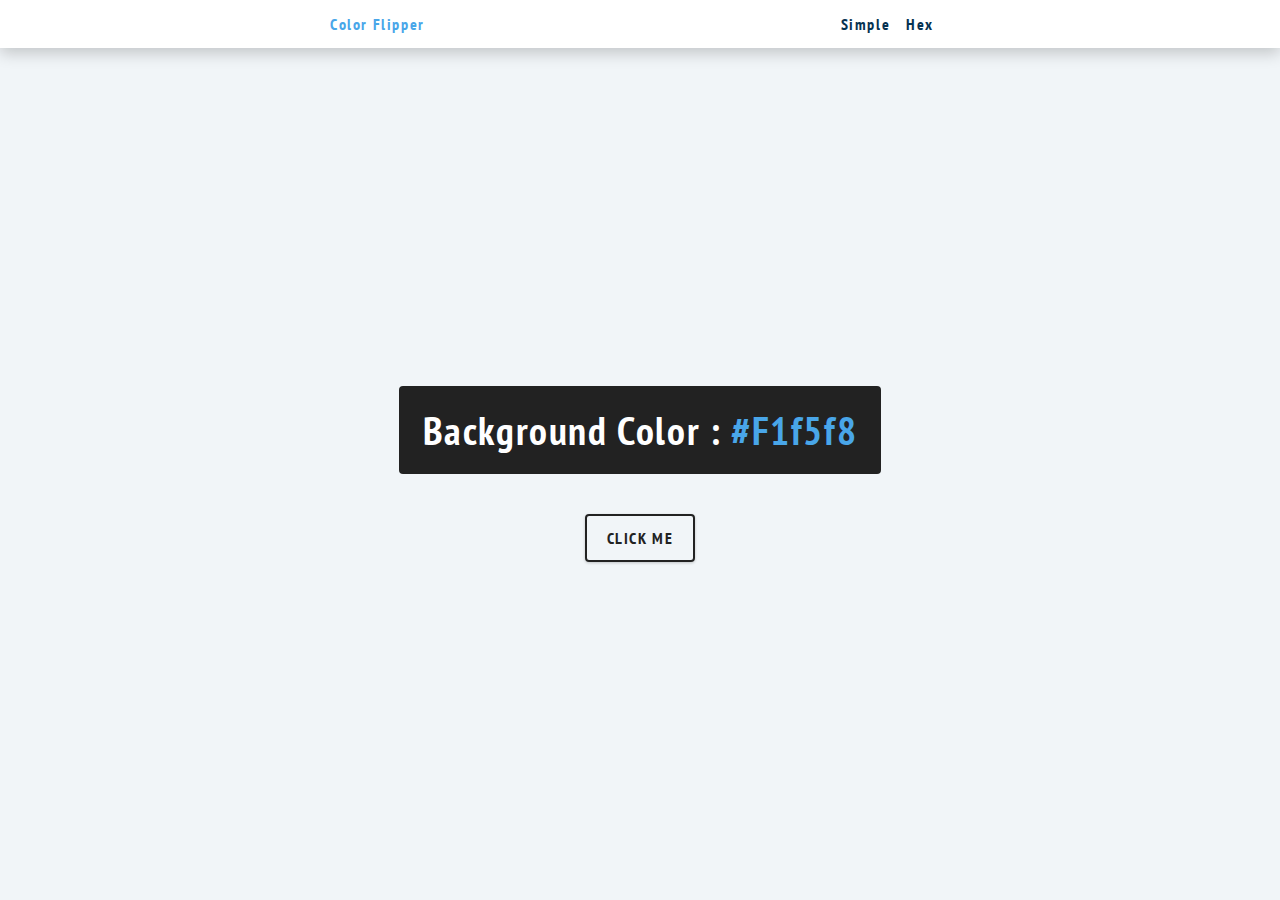
<file: 01-colorFlipper/index.html>
<!DOCTYPE html>
<html lang="en">
<head>
    <meta charset="UTF-8">
    <meta name="viewport" content="width=device-width, initial-scale=1.0">
    <title>Color Flipper || Simple</title>
    <link rel="stylesheet" href="styles.css"/>
</head>
<body>
    <nav>
        <div class="nav-center">
            <h4>Color Flipper</h4>
            <ul class="nav-links">
                <li>
                    <a href="index.html">Simple</a>
                </li>

                <li>
                    <a href="hex.html">Hex</a>
                </li>
            </ul>
        </div>
    </nav>

    <main>
        <div class="container">
            <h2>Background Color : <span class="color">
                #f1f5f8
            </span></h2>
            <button class="btn btn-hero" id="btn">Click Me</button>
        </div>
    </main>
    <script src="app.js"></script>
</body>
</html>
</file>
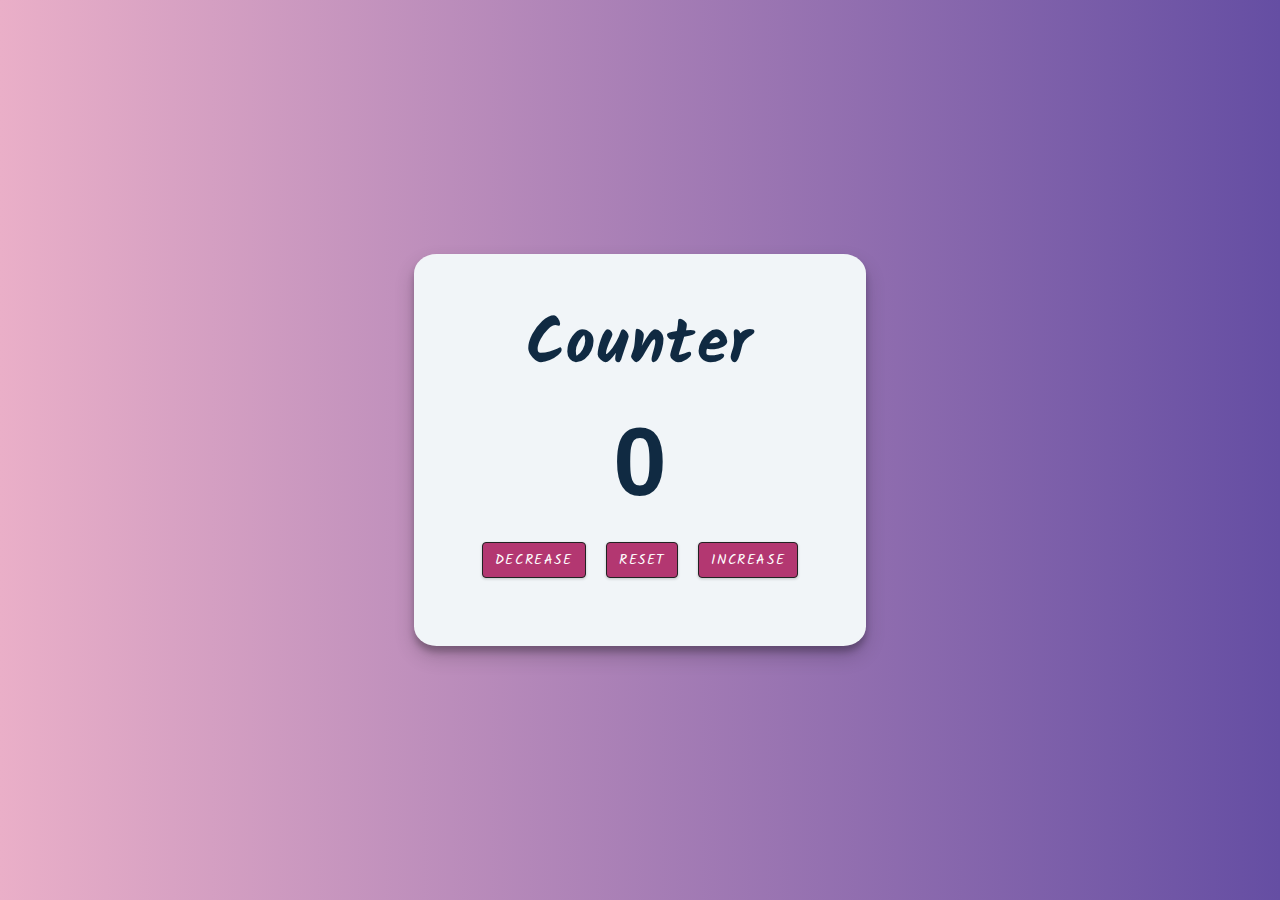
<file: 02-counter/index.html>
<!DOCTYPE html>
<html lang="en">
<head>
    <meta charset="UTF-8">
    <meta name="viewport" content="width=device-width, initial-scale=1.0">
    <link rel="stylesheet" href="counter-styles.css">
    <title>Counter</title>
</head>
<body>
    <main>
        <div class="container">
            <div class="content">
            <h1>Counter</h1>
            <span id="value">0</span>
            <div class="button-container">
                <button class="btn decrease">Decrease</button>
                <button class="btn reset">Reset</button>
                <button class="btn increase">Increase</button>
            </div>
            </div>
        </div>
    </main>

    <script src="counter-app.js"></script>
</body>
</html>
</file>
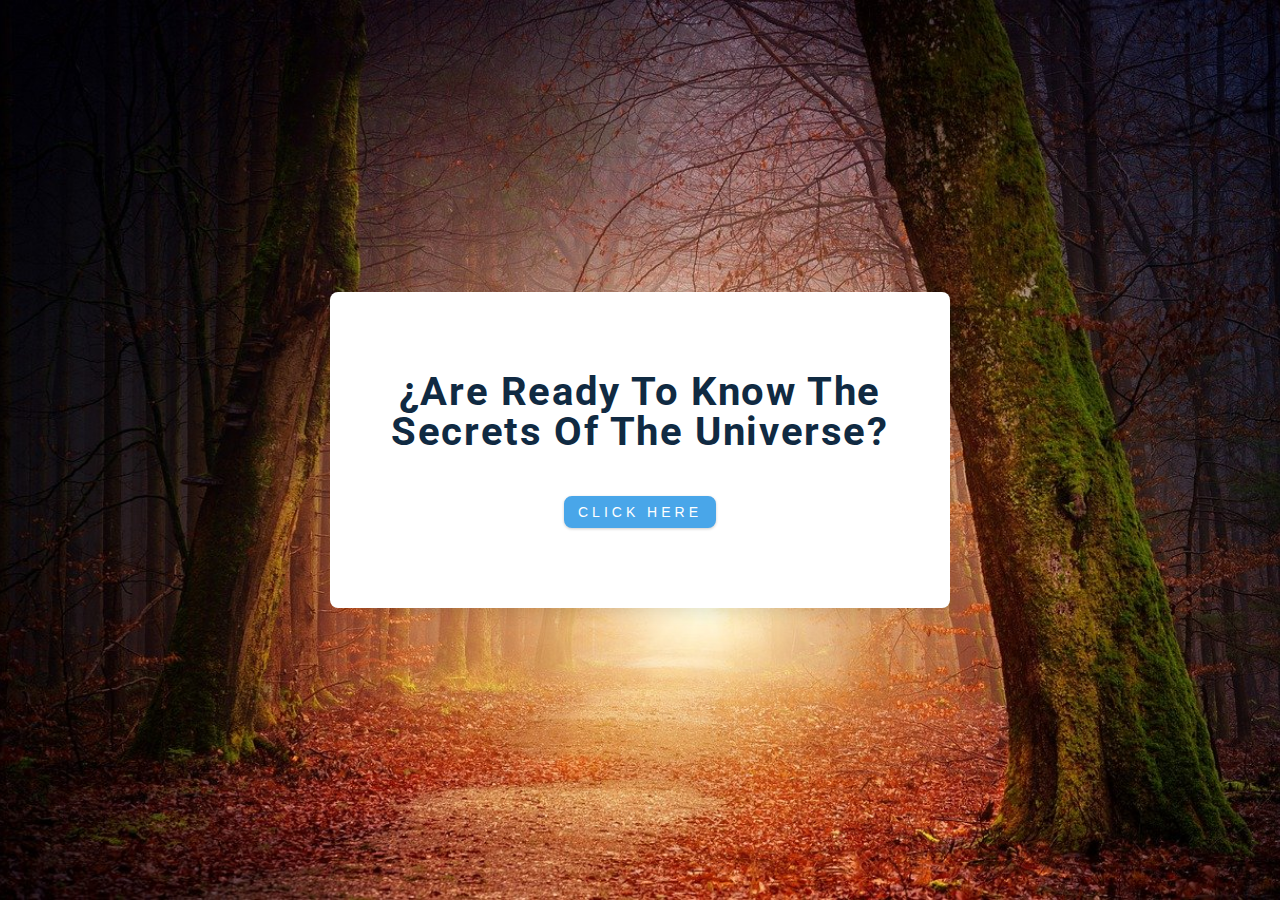
<file: 06-modal/index.html>
<!DOCTYPE html>
<html lang="en">
  <head>
    <meta charset="UTF-8" />
    <meta name="viewport" content="width=device-width, initial-scale=1.0" />
    <title>Modal</title>
    <!-- font-awesome -->
    <link
      rel="stylesheet"
      href="https://cdnjs.cloudflare.com/ajax/libs/font-awesome/5.14.0/css/all.min.css"
    />
    <!-- styles -->
    <link rel="stylesheet" href="modal-styles.css" />
  </head>
  <body>
    <!-- hero -->
    <header class="hero">
      <div class="banner">
        <h2>¿Are ready to know the secrets of the universe?</h2>
        <button class="btn modal-btn">
          Click Here
        </button>
      </div>
    </header>
    <!-- modal -->
    <div class="modal-overlay">
      <div class="modal-container">
        <h3>Hello World ♥</h3>
        <button class="close-btn"><i class="fas fa-times"></i></button>
      </div>
    </div>
    <!-- javascript -->
    <script src="modal-app.js"></script>
  </body>
</html>
</file>
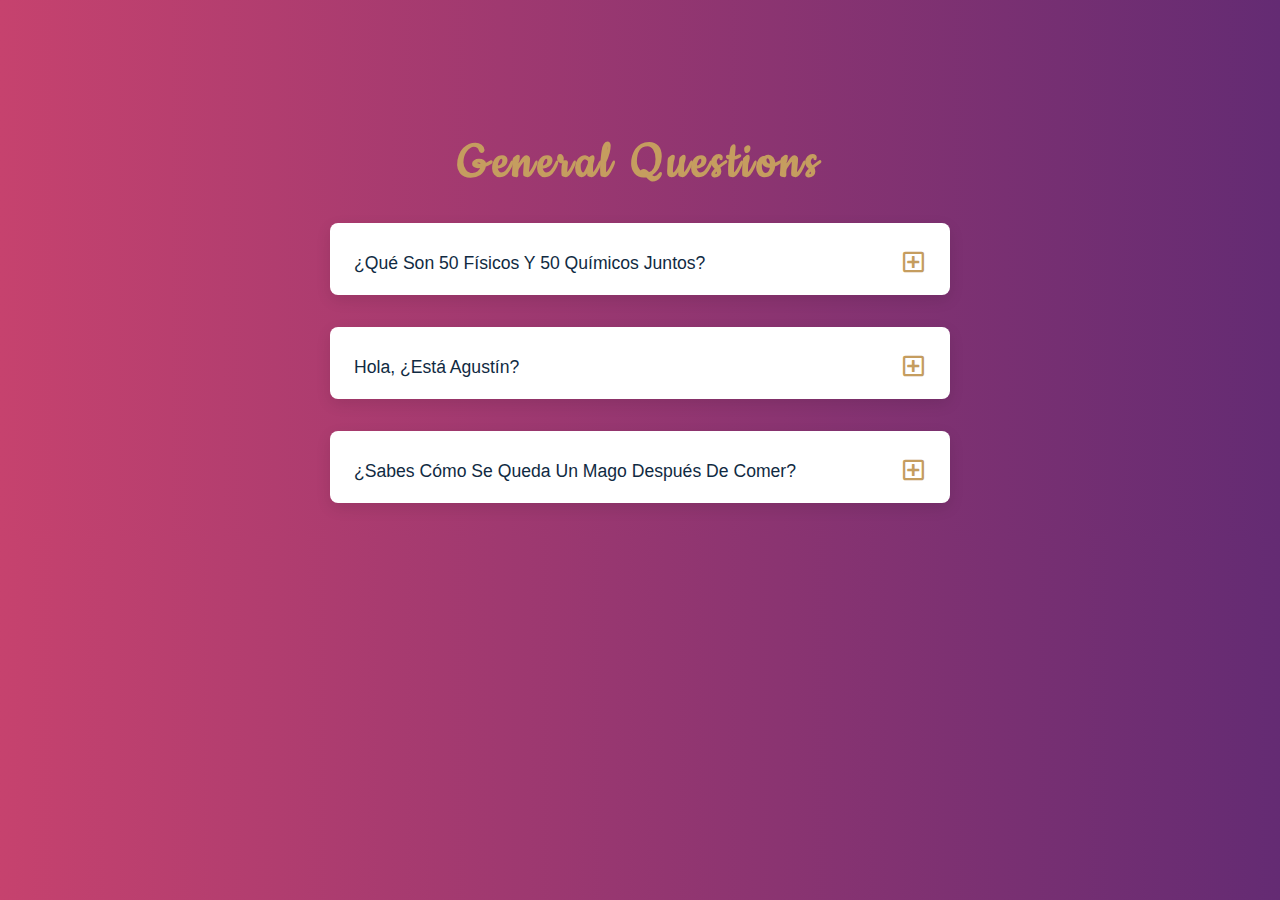
<file: 07-questions/index.html>
<!DOCTYPE html>
<html lang="en">
  <head>
    <meta charset="UTF-8" />
    <meta name="viewport" content="width=device-width, initial-scale=1.0" />
    <title>Questions App</title>
    <link rel="stylesheet" href="https://cdnjs.cloudflare.com/ajax/libs/font-awesome/5.14.0/css/all.min.css" />
    <link href="https://fonts.googleapis.com/css?family=Great+Vibes&display=swap" rel="stylesheet" />
    <!-- styles -->
    <link rel="stylesheet" href="questions-styles.css" />
  </head>
  <body>
      <section class="questions">
        <!-- title -->
        <div class="title">
          <h2>General Questions</h2>
        </div>
        <!-- questions -->
        <div class="section-center">
          <!-- single question -->
          <article class="question">
            <!-- question title -->
            <div class="question-title">
              <p>¿Qué son 50 físicos y 50 químicos juntos?</p>
              <button type="button" class="question-btn">
                <span class="plus-icon">
                  <i class="far fa-plus-square"></i>
                </span>
                <span class="minus-icon">
                  <i class="far fa-minus-square"></i>
                </span>
              </button>
            </div>
            <!-- question text -->
            <div class="question-text">
              <p>
                Pues 100tificos.
              </p>
            </div>
          </article>
          <!-- end of single question -->
          <!-- single question -->
          <article class="question">
            <!-- question title -->
            <div class="question-title">
              <p>Hola, ¿está Agustín?</p>
              <button type="button" class="question-btn">
                <span class="plus-icon">
                  <i class="far fa-plus-square"></i>
                </span>
                <span class="minus-icon">
                  <i class="far fa-minus-square"></i>
                </span>
              </button>
            </div>
            <!-- question text -->
            <div class="question-text">
              <p>
                No, estoy incomodín.
              </p>
            </div>
          </article>
          <!-- end of single question -->
          <!-- single question -->
          <article class="question">
            <!-- question title -->
            <div class="question-title">
              <p>¿Sabes cómo se queda un mago después de comer?</p>
              <!-- button -->
              <button type="button" class="question-btn">
                <span class="plus-icon">
                  <i class="far fa-plus-square"></i>
                </span>
                <span class="minus-icon">
                  <i class="far fa-minus-square"></i>
                </span>
              </button>
            </div>
            <!-- question text -->
            <div class="question-text">
              <p>
                Magordito.
              </p>
            </div>
          </article>
          <!-- end of single question -->
        </div>
      </section>
    <!-- javascript -->
    <script src="questions.app.js"></script>
  </body>
</html>
</file>
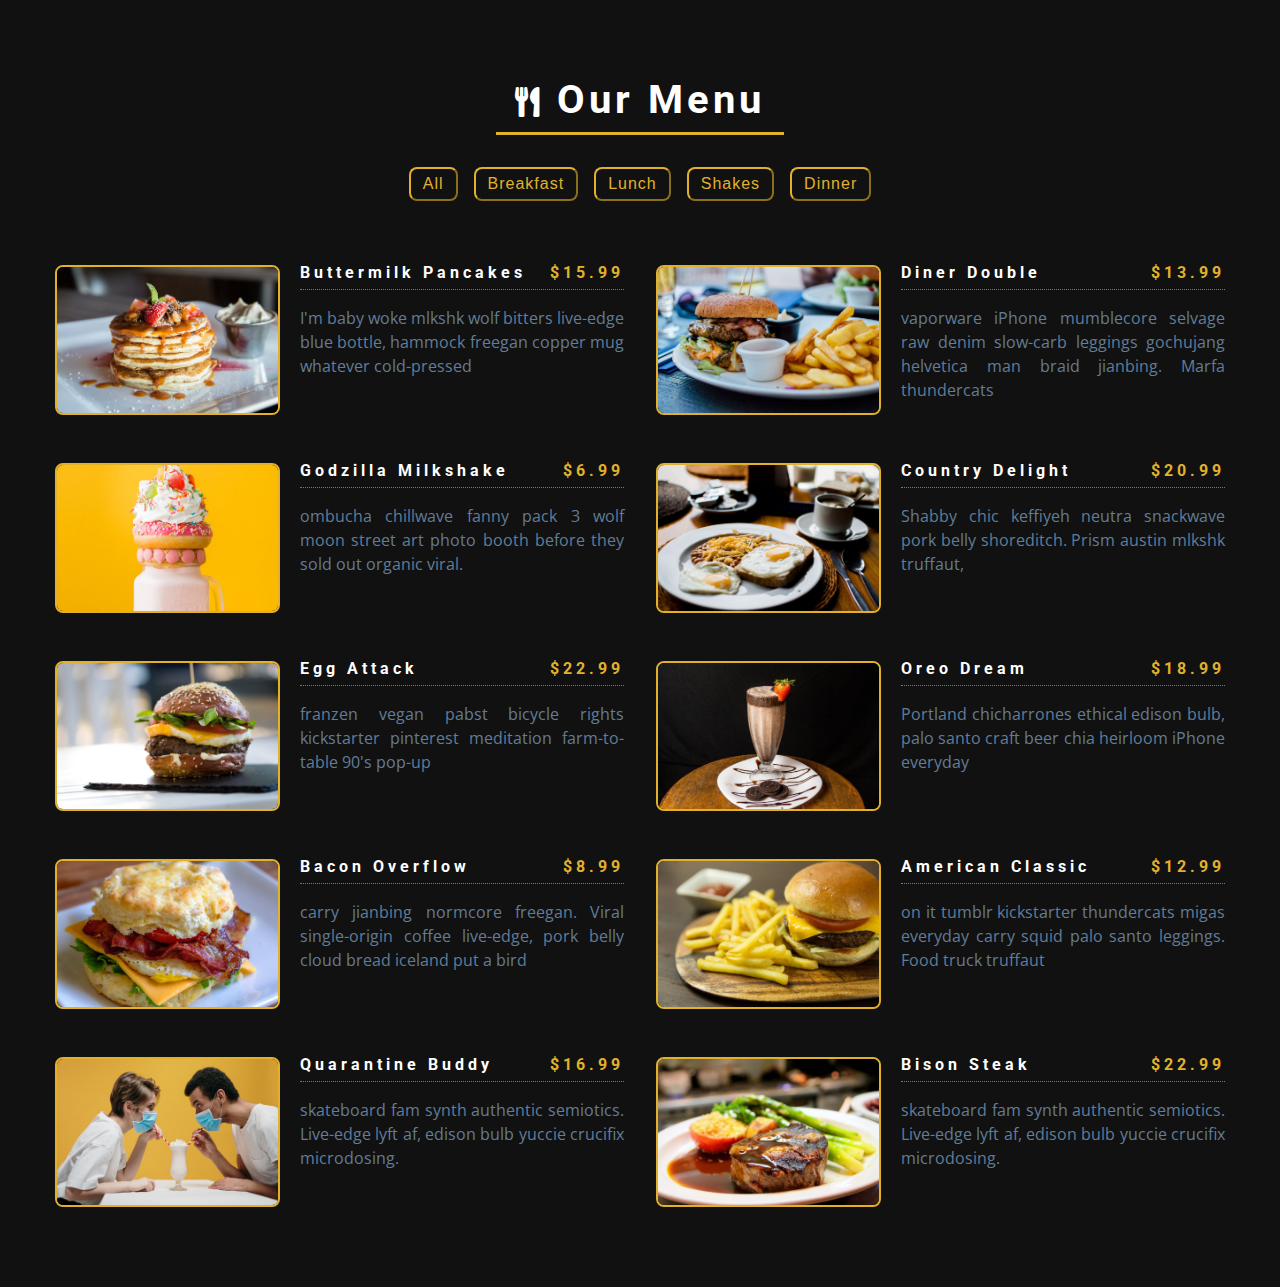
<file: 08-menu/index.html>
<!DOCTYPE html>
<html lang="en">
  <head>
    <meta charset="UTF-8" />
    <meta name="viewport" content="width=device-width, initial-scale=1.0" />
    <title>Menu</title>
    <link
      rel="stylesheet"
      href="https://cdnjs.cloudflare.com/ajax/libs/font-awesome/5.14.0/css/all.min.css"/>
    <link rel="stylesheet" href="menu-styles.css" />
  </head>
  <body>
    <section class="menu">
      <!-- title -->
      <div class="title">
        <h2><i class="fas fa-utensils"></i> Our Menu </h2>
        <div class="underline"></div>
      </div>
      <!-- filter buttons -->
      <div class="btn-container">
        
      </div>
      <!-- menu items -->
      <div class="section-center">
        <!-- single item -->
        <article class="menu-item">
          <img src="./menu-item.jpeg" alt="menu item" class="photo" />
          <div class="item-info">
            <header>
              <h4>buttermilk pancakes</h4>
              <h4 class="price">$15</h4>
            </header>
            <p class="item-text">
              Lorem ipsum dolor sit amet consectetur adipisicing elit.
              Repudiandae, sint quam. Et reprehenderit fugiat nesciunt inventore
              laboriosam excepturi! Quo, officia.
            </p>
          </div>
        </article>
        <!-- end of single item -->
        <!-- single item -->
        <article class="menu-item">
          <img src="./menu-item.jpeg" alt="menu item" class="photo" />
          <div class="item-info">
            <header>
              <h4>buttermilk pancakes</h4>
              <h4 class="price">$15</h4>
            </header>
            <p class="item-text">
              Lorem ipsum dolor sit amet consectetur adipisicing elit.
              Repudiandae, sint quam. Et reprehenderit fugiat nesciunt inventore
              laboriosam excepturi! Quo, officia.
            </p>
          </div>
        </article>
        <!-- end of single item -->
        <!-- single item -->
        <article class="menu-item">
          <img src="./menu-item.jpeg" alt="menu item" class="photo" />
          <div class="item-info">
            <header>
              <h4>buttermilk pancakes</h4>
              <h4 class="price">$15</h4>
            </header>
            <p class="item-text">
              Lorem ipsum dolor sit amet consectetur adipisicing elit.
              Repudiandae, sint quam. Et reprehenderit fugiat nesciunt inventore
              laboriosam excepturi! Quo, officia.
            </p>
          </div>
        </article>
        <!-- end of single item -->
      </div>
    </section>
    <!-- javascript -->
    <script src="menu-app.js"></script>
  </body>
</html>
</file>
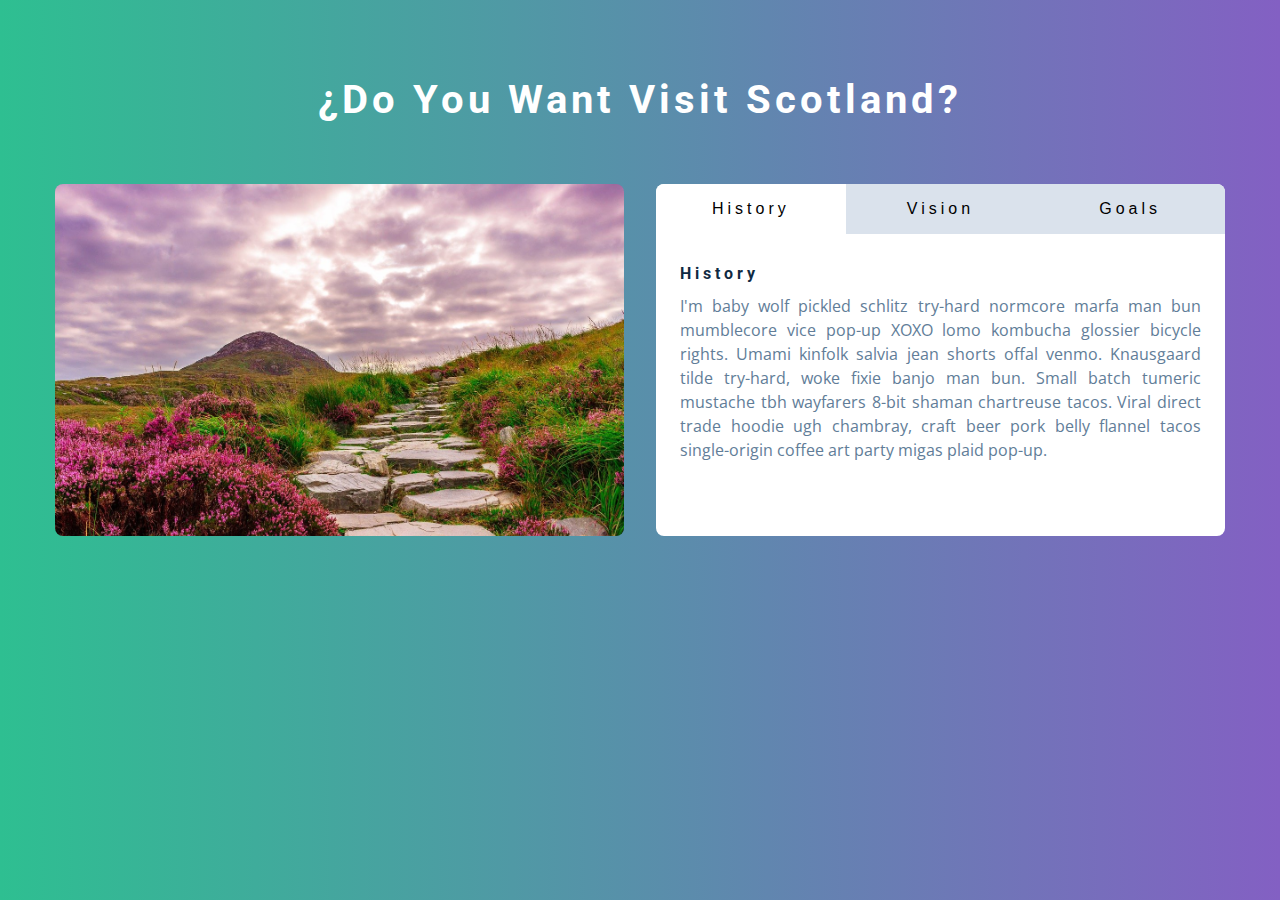
<file: 10-tabs/index.html>
<!DOCTYPE html>
<html lang="en">
  <head>
    <meta charset="UTF-8" />
    <meta name="viewport" content="width=device-width, initial-scale=1.0" />
    <title>Tabs</title>
    <link rel="stylesheet" href="tab-styles.css" />
  </head>
  <body>
    <section class="section">
      <div class="title">
        <h2>¿Do you want visit Scotland?</h2>
      </div>

      <div class="about-center section-center">
        <article class="about-img">
          <img src="./img-4.jpg" alt="" />
        </article>
        <article class="about">
          <!-- btn container -->
          <div class="btn-container">
            <button class="tab-btn active" data-id="history">History</button>
            <button class="tab-btn" data-id="vision">Vision</button>
            <button class="tab-btn" data-id="goals">Goals</button>
          </div>

          <div class="about-content">
            <!-- single item -->
            <div class="content active" id="history">
              <h4>History</h4>
              <p>
                I'm baby wolf pickled schlitz try-hard normcore marfa man bun
                mumblecore vice pop-up XOXO lomo kombucha glossier bicycle
                rights. Umami kinfolk salvia jean shorts offal venmo. Knausgaard
                tilde try-hard, woke fixie banjo man bun. Small batch tumeric
                mustache tbh wayfarers 8-bit shaman chartreuse tacos. Viral
                direct trade hoodie ugh chambray, craft beer pork belly flannel
                tacos single-origin coffee art party migas plaid pop-up.
              </p>
            </div>
            <!-- end of single item -->
            <!-- single item -->
            <div class="content" id="vision">
              <h4>Vision</h4>
              <p>
                Man bun PBR&B keytar copper mug prism, hell of helvetica. Synth
                crucifix offal deep v hella biodiesel. Church-key listicle
                polaroid put a bird on it chillwave palo santo enamel pin,
                tattooed meggings franzen la croix cray. Retro yr aesthetic four
                loko tbh helvetica air plant, neutra palo santo tofu mumblecore.
                Hoodie bushwick pour-over jean shorts chartreuse shabby chic.
                Roof party hammock master cleanse pop-up truffaut, bicycle
                rights skateboard affogato readymade sustainable deep v
                live-edge schlitz narwhal.
              </p>
              <ul>
                <li>list item</li>
                <li>list item</li>
                <li>list item</li>
              </ul>
            </div>
            <!-- end of single item -->
            <!-- single item -->
            <div class="content" id="goals">
              <h4>Goals</h4>
              <p>
                Chambray authentic truffaut, kickstarter brunch taxidermy vape
                heirloom four dollar toast raclette shoreditch church-key.
                Poutine etsy tote bag, cred fingerstache leggings cornhole
                everyday carry blog gastropub. Brunch biodiesel sartorial mlkshk
                swag, mixtape hashtag marfa readymade direct trade man braid
                cold-pressed roof party. Small batch adaptogen coloring book
                heirloom. Letterpress food truck hammock literally hell of wolf
                beard adaptogen everyday carry. Dreamcatcher pitchfork yuccie,
                banh mi salvia venmo photo booth quinoa chicharrones.
              </p>
            </div>
            <!-- end of single item -->
          </div>
        </article>
      </div>
    </section>
    <!-- javascript -->
    <script src="tab-app.js"></script>
  </body>
</html>
</file>
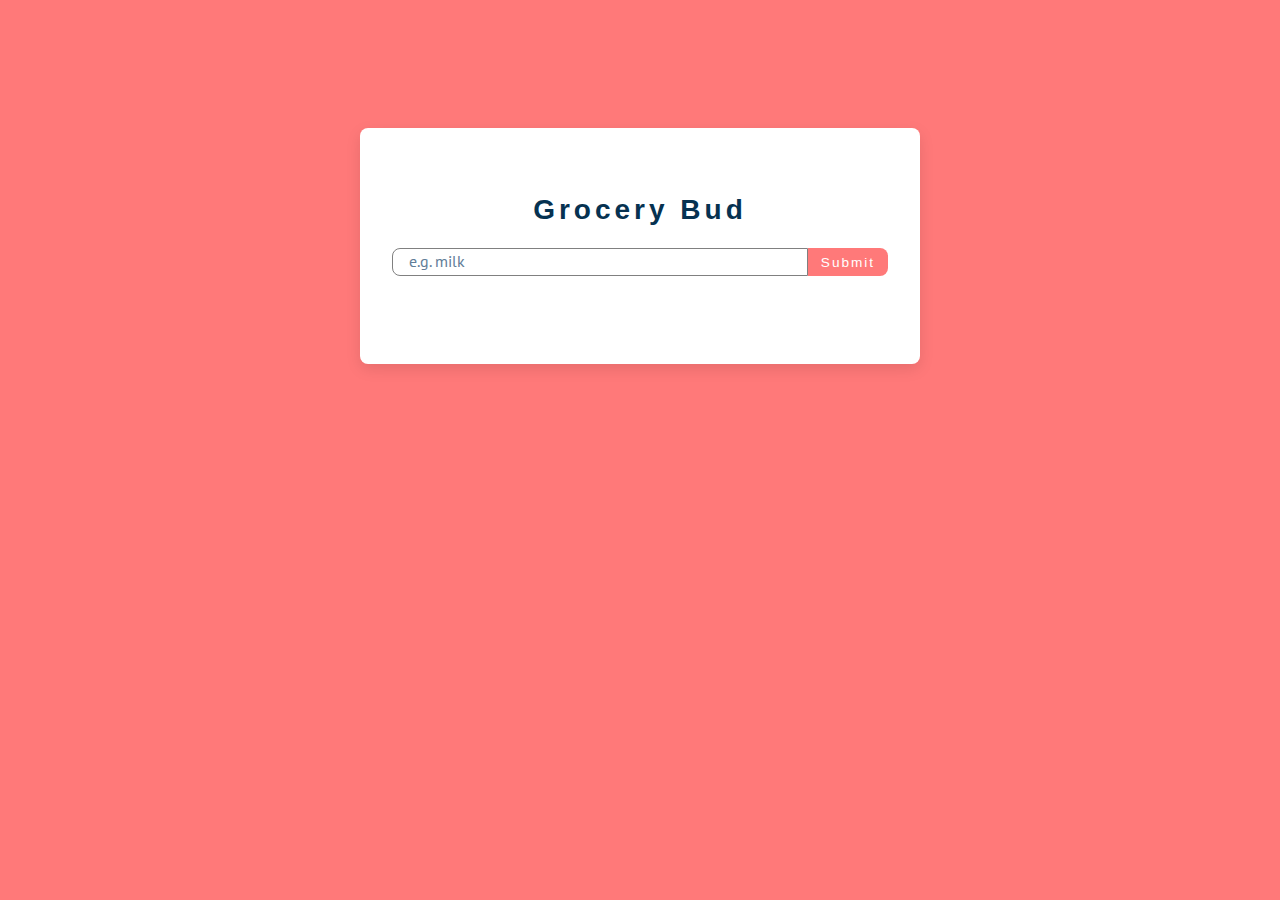
<file: 11-groceryBud/index.html>
<!DOCTYPE html>
<html lang="en">
  <head>
    <meta charset="UTF-8" />
    <meta name="viewport" content="width=device-width, initial-scale=1.0" />
    <title>Grocery Bud</title>
    <link rel="stylesheet" href="https://cdnjs.cloudflare.com/ajax/libs/font-awesome/5.14.0/css/all.min.css" />
    <link rel="stylesheet" href="grocery-styles.css" />
  </head>
  <body>
    <section class="section-center">
      <!-- form -->
      <form class="grocery-form">
        <p class="alert"></p>
        <h3>Grocery Bud</h3>
        <div class="form-control">
          <input type="text" id="grocery" placeholder="e.g. milk" />
          <button type="submit" class="submit-btn">Submit</button>
        </div>
      </form>
      <!-- list -->
      <div class="grocery-container">
        <div class="grocery-list"></div>
        <button class="clear-btn">clear items</button>
      </div>
    </section>
    <!-- javascript -->
    <script src="grocery-app.js"></script>
  </body>
</html>
</file>
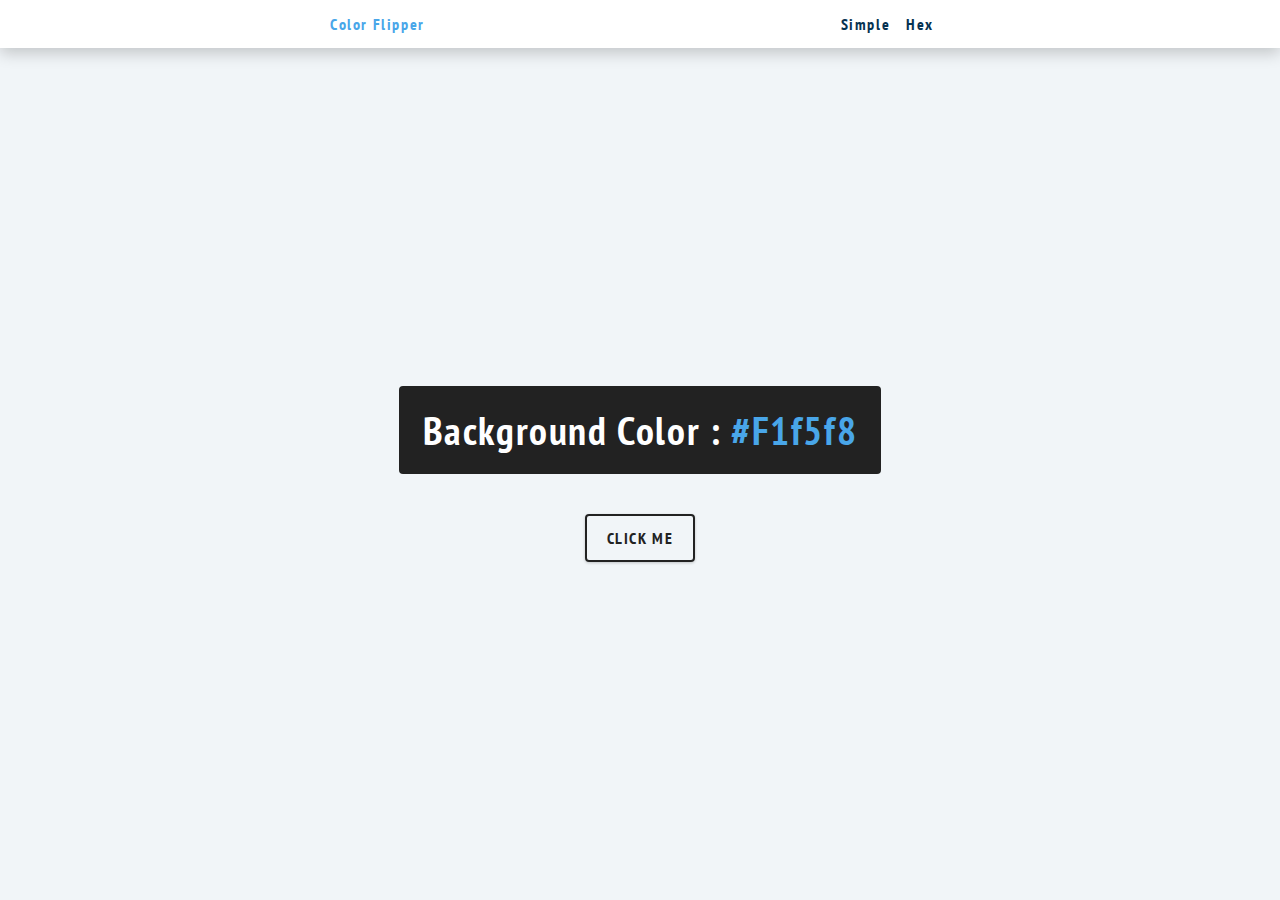
<file: 01-colorFlipper/hex.html>
<!DOCTYPE html>
<html lang="en">
<head>
    <meta charset="UTF-8">
    <meta name="viewport" content="width=device-width, initial-scale=1.0">
    <title>Color Flipper || Hex</title>
    <link rel="stylesheet" href="styles.css"/>
</head>
<body>
    <nav>
        <div class="nav-center">
            <h4>Color Flipper</h4>
            <ul class="nav-links">
                <li>
                    <a href="index.html">Simple</a>
                </li>

                <li>
                    <a href="hex.html">Hex</a>
                </li>
            </ul>
        </div>
    </nav>

    <main>
        <div class="container">
            <h2>Background Color : <span class="color">
                #f1f5f8
            </span></h2>
            <button class="btn btn-hero" id="btn">Click Me</button>
        </div>
    </main>
    <script src="hex.js"></script>
</body>
</html>
</file>
<file: 01-colorFlipper/styles.css>
/* Fonts */
@import url('https://fonts.googleapis.com/css2?family=PT+Sans+Narrow:wght@400;700&display=swap');

/* Variables */
:root {
  /* dark shades of primary color*/
  --clr-primary-1: hsl(205, 86%, 17%);
  --clr-primary-2: hsl(205, 77%, 27%);
  --clr-primary-3: hsl(205, 72%, 37%);
  --clr-primary-4: hsl(205, 63%, 48%);
  /* primary/main color */
  --clr-primary-5: hsl(205, 78%, 60%);
  /* lighter shades of primary color */
  --clr-primary-6: hsl(205, 89%, 70%);
  --clr-primary-7: hsl(205, 90%, 76%);
  --clr-primary-8: hsl(205, 86%, 81%);
  --clr-primary-9: hsl(205, 90%, 88%);
  --clr-primary-10: hsl(205, 100%, 96%);
  /* darkest grey - used for headings */
  --clr-grey-1: hsl(209, 61%, 16%);
  --clr-grey-2: hsl(211, 39%, 23%);
  --clr-grey-3: hsl(209, 34%, 30%);
  --clr-grey-4: hsl(209, 28%, 39%);
  /* grey used for paragraphs */
  --clr-grey-5: hsl(210, 22%, 49%);
  --clr-grey-6: hsl(209, 23%, 60%);
  --clr-grey-7: hsl(211, 27%, 70%);
  --clr-grey-8: hsl(210, 31%, 80%);
  --clr-grey-9: hsl(212, 33%, 89%);
  --clr-grey-10: hsl(210, 36%, 96%);
  --clr-white: #fff;
  --clr-red-dark: hsl(360, 67%, 44%);
  --clr-red-light: hsl(360, 71%, 66%);
  --clr-green-dark: hsl(125, 67%, 44%);
  --clr-green-light: hsl(125, 71%, 66%);
  --clr-black: #222;
  --ff-primary: 'PT Sans Narrow', sans-serif;
  --ff-secondary: 'PT Sans Narrow', sans-serif;
  --transition: all 0.3s linear;
  --spacing: 0.1rem;
  --radius: 0.25rem;
  --light-shadow: 0 5px 15px rgba(0, 0, 0, 0.1);
  --dark-shadow: 0 5px 15px rgba(0, 0, 0, 0.2);
  --max-width: 1170px;
  --fixed-width: 620px;
}
/* Global Styles */

*,
::after,
::before {
  margin: 0;
  padding: 0;
  box-sizing: border-box;
}
body {
  font-family: var(--ff-secondary);
  background: var(--clr-grey-10);
  color: var(--clr-grey-1);
  line-height: 1.5;
  font-size: 0.875rem;
}
ul {
  list-style-type: none;
}
a {
  text-decoration: none;
}
h1,
h2,
h3,
h4 {
  letter-spacing: var(--spacing);
  text-transform: capitalize;
  line-height: 1.25;
  margin-bottom: 0.75rem;
  font-family: var(--ff-primary);
}
h1 {
  font-size: 3rem;
}
h2 {
  font-size: 2rem;
}
h3 {
  font-size: 1.25rem;
}
h4 {
  font-size: 0.875rem;
}
p {
  margin-bottom: 1.25rem;
  color: var(--clr-grey-5);
}
@media screen and (min-width: 800px) {
  h1 {
    font-size: 4rem;
  }
  h2 {
    font-size: 2.5rem;
  }
  h3 {
    font-size: 1.75rem;
  }
  h4 {
    font-size: 1rem;
  }
  body {
    font-size: 1rem;
  }
  h1,
  h2,
  h3,
  h4 {
    line-height: 1;
  }
}
/*  global classes */

/* section */
.section {
  padding: 5rem 0;
}

.section-center {
  width: 90vw;
  margin: 0 auto;
  max-width: 1170px;
}
@media screen and (min-width: 992px) {
  .section-center {
    width: 95vw;
  }
}
main {
  min-height: 100vh;
  display: grid;
  place-items: center;
}

/*
=============== 
Nav
===============
*/
nav {
  background: var(--clr-white);
  height: 3rem;
  display: grid;
  align-items: center;
  box-shadow: var(--dark-shadow);
}
.nav-center {
  width: 90vw;
  max-width: var(--fixed-width);
  margin: 0 auto;
  display: flex;
  align-items: center;
  justify-content: space-between;
}
.nav-center h4 {
  margin-bottom: 0;
  color: var(--clr-primary-5);
}
.nav-links {
  display: flex;
}
nav a {
  text-transform: capitalize;
  font-weight: 700;
  font-size: 1rem;
  color: var(--clr-primary-1);
  letter-spacing: var(--spacing);
  margin-right: 1rem;
}
nav a:hover {
  color: var(--clr-primary-5);
}
/*
=============== 
Container
===============
*/
main {
  min-height: calc(100vh - 3rem);
  display: grid;
  place-items: center;
}
.container {
  text-align: center;
}
.container h2 {
  background: var(--clr-black);
  color: var(--clr-white);
  padding: 1.5rem;
  border-radius: var(--radius);
  margin-bottom: 2.5rem;
}
.color {
  color: var(--clr-primary-5);
}
.btn-hero {
  font-family: var(--ff-primary);
  text-transform: uppercase;
  background: transparent;
  color: var(--clr-black);
  letter-spacing: var(--spacing);
  display: inline-block;
  font-weight: 700;
  transition: var(--transition);
  border: 2px solid var(--clr-black);
  cursor: pointer;
  box-shadow: 0 1px 3px rgba(0, 0, 0, 0.2);
  border-radius: var(--radius);
  font-size: 1rem;
  padding: 0.75rem 1.25rem;
}
.btn-hero:hover {
  color: var(--clr-white);
  background: var(--clr-black);
}
</file>
<file: 02-counter/counter-styles.css>
/* Fonts */
@import url('https://fonts.googleapis.com/css2?family=Kalam:wght@400;700&display=swap');

/* Variables */
:root {
  /* dark shades of primary color*/
  --clr-primary-1: hsl(205, 86%, 17%);
  --clr-primary-2: hsl(205, 77%, 27%);
  --clr-primary-3: hsl(205, 72%, 37%);
  --clr-primary-4: hsl(205, 63%, 48%);
  /* primary/main color */
  --clr-primary-5: hsl(205, 78%, 60%);
  /* lighter shades of primary color */
  --clr-primary-6: hsl(205, 89%, 70%);
  --clr-primary-7: hsl(205, 90%, 76%);
  --clr-primary-8: hsl(205, 86%, 81%);
  --clr-primary-9: hsl(205, 90%, 88%);
  --clr-primary-10: hsl(205, 100%, 96%);
  /* darkest grey - used for headings */
  --clr-grey-1: hsl(209, 61%, 16%);
  --clr-grey-2: hsl(211, 39%, 23%);
  --clr-grey-3: hsl(209, 34%, 30%);
  --clr-grey-4: hsl(209, 28%, 39%);
  /* grey used for paragraphs */
  --clr-grey-5: hsl(210, 22%, 49%);
  --clr-grey-6: hsl(209, 23%, 60%);
  --clr-grey-7: hsl(211, 27%, 70%);
  --clr-grey-8: hsl(210, 31%, 80%);
  --clr-grey-9: hsl(212, 33%, 89%);
  --clr-grey-10: hsl(210, 36%, 96%);
  --clr-white: #fff;
  --clr-red-dark: hsl(360, 67%, 44%);
  --clr-red-light: hsl(360, 71%, 66%);
  --clr-green-dark: hsl(125, 67%, 44%);
  --clr-green-light: hsl(125, 71%, 66%);
  --clr-black: #222;
  --ff-primary: 'Kalam', cursive;
  --ff-secondary: "Open Sans", sans-serif;
  --transition: all 0.3s linear;
  --spacing: 0.1rem;
  --radius: 0.25rem;
  --light-shadow: 0 5px 15px rgba(0, 0, 0, 0.1);
  --dark-shadow: 0 5px 15px rgba(0, 0, 0, 0.2);
  --max-width: 1170px;
  --fixed-width: 620px;
}

/* Global Styles */
*,
::after,
::before {
  margin: 0;
  padding: 0;
  box-sizing: border-box;
}

body {
  font-family: var(--ff-secondary);
  background: #654ea3;  /* fallback for old browsers */
  background: -webkit-linear-gradient(to right, #eaafc8, #654ea3);  /* Chrome 10-25, Safari 5.1-6 */
  background: linear-gradient(to right, #eaafc8, #654ea3); /* W3C, IE 10+/ Edge, Firefox 16+, Chrome 26+, Opera 12+, Safari 7+ */
  color: var(--clr-grey-1);
  line-height: 1.5;
  font-size: 0.875rem;
}

ul {
  list-style-type: none;
}

a {
  text-decoration: none;
}

h1,
h2,
h3,
h4 {
  letter-spacing: var(--spacing);
  text-transform: capitalize;
  line-height: 1.25;
  margin-bottom: 0.75rem;
  font-family: var(--ff-primary);
}

h1 {
  font-size: 3rem;
}

h2 {
  font-size: 2rem;
}

h3 {
  font-size: 1.25rem;
}

h4 {
  font-size: 0.875rem;
}

p {
  margin-bottom: 1.25rem;
  color: var(--clr-grey-5);
}

@media screen and (min-width: 800px) {
  h1 {
    font-size: 4rem;
  }
  h2 {
    font-size: 2.5rem;
  }
  h3 {
    font-size: 1.75rem;
  }
  h4 {
    font-size: 1rem;
  }
  body {
    font-size: 1rem;
  }
  h1,
  h2,
  h3,
  h4 {
    line-height: 1;
  }
}

/* section */
.section {
  padding: 5rem 0;
}

.section-center {
  width: 90vw;
  margin: 0 auto;
  max-width: 1170px;
}

@media screen and (min-width: 992px) {
  .section-center {
    width: 95vw;
  }
}
main {
  min-height: 100vh;
  display: grid;
  place-items: center;
}

/* Counter */
main {
  min-height: 100vh;
  display: grid;
  place-items: center;
}

.container {
  text-align: center;
}

.content{
    background-color: var(--clr-grey-10);
    padding: 60px;
    border-radius: 5%;
    box-shadow: 0 10px 20px rgba(0,0,0,0.19), 0 6px 6px rgba(0,0,0,0.23);

}

#value {
  font-size: 6rem;
  font-weight: bold;
}

.btn {
  text-transform: uppercase;
  background: #B33771;
  color: var(--clr-white);
  padding: 0.375rem 0.75rem;
  letter-spacing: var(--spacing);
  display: inline-block;
  transition: var(--transition);
  font-size: 0.875rem;
  border: 1px solid var(--clr-black);
  cursor: pointer;
  box-shadow: 0 1px 3px rgba(0, 0, 0, 0.2);
  border-radius: var(--radius);
  margin: 0.5rem;
  font-family: var(--ff-primary);
}

.btn:hover {
  color: var(--clr-white);
  background: var(--clr-black);
}
</file>
<file: 06-modal/modal-styles.css>
/*
=============== 
Fonts
===============
*/
@import url("https://fonts.googleapis.com/css?family=Open+Sans|Roboto:400,700&display=swap");

/*
=============== 
Variables
===============
*/

:root {
  /* dark shades of primary color*/
  --clr-primary-1: hsl(205, 86%, 17%);
  --clr-primary-2: hsl(205, 77%, 27%);
  --clr-primary-3: hsl(205, 72%, 37%);
  --clr-primary-4: hsl(205, 63%, 48%);
  /* primary/main color */
  --clr-primary-5: #49a6e9;
  /* --clr-primary-5: rgb(73, 166, 233); */
  /* lighter shades of primary color */
  --clr-primary-6: hsl(205, 89%, 70%);
  --clr-primary-7: hsl(205, 90%, 76%);
  --clr-primary-8: hsl(205, 86%, 81%);
  --clr-primary-9: hsl(205, 90%, 88%);
  --clr-primary-10: hsl(205, 100%, 96%);
  /* darkest grey - used for headings */
  --clr-grey-1: hsl(209, 61%, 16%);
  --clr-grey-2: hsl(211, 39%, 23%);
  --clr-grey-3: hsl(209, 34%, 30%);
  --clr-grey-4: hsl(209, 28%, 39%);
  /* grey used for paragraphs */
  --clr-grey-5: hsl(210, 22%, 49%);
  --clr-grey-6: hsl(209, 23%, 60%);
  --clr-grey-7: hsl(211, 27%, 70%);
  --clr-grey-8: hsl(210, 31%, 80%);
  --clr-grey-9: hsl(212, 33%, 89%);
  --clr-grey-10: hsl(210, 36%, 96%);
  --clr-white: #fff;
  --clr-red-dark: crimson;
  --clr-red-light: hsl(360, 71%, 66%);
  --clr-green-dark: hsl(125, 67%, 44%);
  --clr-green-light: hsl(125, 71%, 66%);
  --clr-black: #222;
  --ff-primary: "Roboto", sans-serif;
  --ff-secondary: "Open Sans", sans-serif;
  --transition: all 0.3s linear;
  --spacing: 0.1rem;
  --spacing-btn: 0.25rem;
  --radius: 0.5rem;
  --light-shadow: 0 5px 15px rgba(0, 0, 0, 0.1);
  --dark-shadow: 0 5px 15px rgba(0, 0, 0, 0.2);
  --max-width: 1170px;
  --fixed-width: 620px;
}
/*
=============== 
Global Styles
===============
*/

*,
::after,
::before {
  margin: 0;
  padding: 0;
  box-sizing: border-box;
}
body {
  font-family: var(--ff-secondary);
  background: var(--clr-grey-10);
  color: var(--clr-grey-1);
  line-height: 1.5;
  font-size: 0.875rem;
}
ul {
  list-style-type: none;
}
a {
  text-decoration: none;
}
img:not(.logo) {
  width: 100%;
}
img {
  display: block;
}

h1,
h2,
h3,
h4 {
  letter-spacing: var(--spacing);
  text-transform: capitalize;
  line-height: 1.25;
  margin-bottom: 0.75rem;
  font-family: var(--ff-primary);
}
h1 {
  font-size: 3rem;
}
h2 {
  font-size: 2rem;
}
h3 {
  font-size: 1.25rem;
}
h4 {
  font-size: 0.875rem;
}
p {
  margin-bottom: 1.25rem;
  color: var(--clr-grey-5);
}
@media screen and (min-width: 800px) {
  h1 {
    font-size: 4rem;
  }
  h2 {
    font-size: 2.5rem;
  }
  h3 {
    font-size: 1.75rem;
  }
  h4 {
    font-size: 1rem;
  }
  body {
    font-size: 1rem;
  }
  h1,
  h2,
  h3,
  h4 {
    line-height: 1;
  }
}
/*  global classes */

.btn {
  text-transform: uppercase;
  background: transparent;
  color: var(--clr-black);
  padding: 0.375rem 0.75rem;
  letter-spacing: var(--spacing-btn);
  display: inline-block;
  transition: var(--transition);
  font-size: 0.875rem;
  border: 2px solid var(--clr-black);
  cursor: pointer;
  box-shadow: 0 1px 3px rgba(0, 0, 0, 0.2);
  border-radius: var(--radius);
}
.btn:hover {
  color: var(--clr-white);
  background: var(--clr-black);
}
/* section */
.section {
  padding: 5rem 0;
}

.section-center {
  width: 90vw;
  margin: 0 auto;
  max-width: 1170px;
}
@media screen and (min-width: 992px) {
  .section-center {
    width: 95vw;
  }
}
main {
  min-height: 100vh;
  display: grid;
  place-items: center;
}
/*
=============== 
Modal
===============
*/
.hero {
  min-height: 100vh;
  background: url("./img-3.jpg") center/cover no-repeat;
  display: grid;
  place-items: center;
}
.banner {
  background: var(--clr-white);
  padding: 5rem 0;
  border-radius: var(--radius);
  box-shadow: var(--light-shadow);
  text-align: center;
  width: 90vw;
  max-width: var(--fixed-width);
}
.modal-btn {
  margin-top: 2rem;
  background: var(--clr-primary-5);
  border-color: var(--clr-primary-5);
  color: var(--clr-white);
}
.modal-btn:hover {
  background: transparent;
  color: var(--clr-primary-5);
}
.modal-overlay {
  position: fixed;
  top: 0;
  left: 0;
  width: 100%;
  height: 100%;
  background: rgba(73, 166, 233, 0.5);
  display: grid;
  place-items: center;
  transition: var(--transition);
  visibility: hidden;
  z-index: -10;
}
/* OPEN/CLOSE MODAL */
.open-modal {
  visibility: visible;
  z-index: 10;
}
.modal-container {
  background: var(--clr-white);
  border-radius: var(--radius);
  width: 90vw;
  height: 30vh;
  max-width: var(--fixed-width);
  text-align: center;
  display: grid;
  place-items: center;
  position: relative;
}
.close-btn {
  position: absolute;
  top: 1rem;
  right: 1rem;
  font-size: 2rem;
  background: transparent;
  border-color: transparent;
  color: var(--clr-red-dark);
  cursor: pointer;
  transition: var(--transition);
}
.close-btn:hover {
  color: var(--clr-red-light);
  transform: scale(1.3);
}
</file>
<file: 07-questions/questions-styles.css>
/* Fonts */
@import url('https://fonts.googleapis.com/css2?family=Cookie&display=swap');

/* Variables */
:root {
  /* dark shades of primary color*/
  --clr-primary-1: hsl(205, 86%, 17%);
  --clr-primary-2: hsl(205, 77%, 27%);
  --clr-primary-3: hsl(205, 72%, 37%);
  --clr-primary-4: hsl(205, 63%, 48%);
  /* primary/main color */
  --clr-primary-5: #49a6e9;
  /* lighter shades of primary color */
  --clr-primary-6: hsl(205, 89%, 70%);
  --clr-primary-7: hsl(205, 90%, 76%);
  --clr-primary-8: hsl(205, 86%, 81%);
  --clr-primary-9: hsl(205, 90%, 88%);
  --clr-primary-10: hsl(205, 100%, 96%);
  /* darkest grey - used for headings */
  --clr-grey-1: hsl(209, 61%, 16%);
  --clr-grey-2: hsl(211, 39%, 23%);
  --clr-grey-3: hsl(209, 34%, 30%);
  --clr-grey-4: hsl(209, 28%, 39%);
  /* grey used for paragraphs */
  --clr-grey-5: hsl(210, 22%, 49%);
  --clr-grey-6: hsl(209, 23%, 60%);
  --clr-grey-7: hsl(211, 27%, 70%);
  --clr-grey-8: hsl(210, 31%, 80%);
  --clr-grey-9: hsl(212, 33%, 89%);
  --clr-grey-10: hsl(210, 36%, 96%);
  --clr-white: #fff;
  --clr-red-dark: hsl(360, 67%, 44%);
  --clr-red-light: hsl(360, 71%, 66%);
  --clr-green-dark: hsl(125, 67%, 44%);
  --clr-green-light: hsl(125, 71%, 66%);
  --clr-gold: #c59d5f;
  --clr-black: #222;
  --ff-primary: 'Cookie', cursive;
  --ff-secondary: Arial, Helvetica, sans-serif;
  --transition: all 0.3s linear;
  --spacing: 0.25rem;
  --radius: 0.5rem;
  --light-shadow: 0 5px 15px rgba(0, 0, 0, 0.1);
  --dark-shadow: 0 5px 15px rgba(0, 0, 0, 0.2);
  --max-width: 1170px;
  --fixed-width: 620px;
}
/* Global Styles */
*,
::after,
::before {
  margin: 0;
  padding: 0;
  box-sizing: border-box;
}
body {
  font-family: var(--ff-secondary);
  background: #642B73;  /* fallback for old browsers */
  background: -webkit-linear-gradient(to right, #C6426E, #642B73);  /* Chrome 10-25, Safari 5.1-6 */
  background: linear-gradient(to right, #C6426E, #642B73); /* W3C, IE 10+/ Edge, Firefox 16+, Chrome 26+, Opera 12+, Safari 7+ */
  color: var(--clr-grey-1);
  line-height: 1.5;
  font-size: 0.875rem;
}
ul {
  list-style-type: none;
}
a {
  text-decoration: none;
}
img:not(.logo) {
  width: 100%;
}
img {
  display: block;
}

h1,
h2,
h3,
h4 {
  letter-spacing: var(--spacing);
  text-transform: capitalize;
  line-height: 1.25;
  margin-bottom: 0.75rem;
  font-family: var(--ff-primary);
}
h1 {
  font-size: 3rem;
}
h2 {
  font-size: 2rem;
}
h3 {
  font-size: 1.25rem;
}
h4 {
  font-size: 0.875rem;
}
p {
  margin-bottom: 1.25rem;
  color: var(--clr-grey-5);
}
@media screen and (min-width: 800px) {
  h1 {
    font-size: 4rem;
  }
  h2 {
    font-size: 2.5rem;
  }
  h3 {
    font-size: 1.75rem;
  }
  h4 {
    font-size: 1rem;
  }
  body {
    font-size: 1rem;
  }
  h1,
  h2,
  h3,
  h4 {
    line-height: 1;
  }
}
/*  global classes */

.btn {
  text-transform: uppercase;
  background: transparent;
  color: var(--clr-black);
  padding: 0.375rem 0.75rem;
  letter-spacing: var(--spacing);
  display: inline-block;
  transition: var(--transition);
  font-size: 0.875rem;
  border: 2px solid var(--clr-black);
  cursor: pointer;
  box-shadow: 0 1px 3px rgba(0, 0, 0, 0.2);
  border-radius: var(--radius);
}
.btn:hover {
  color: var(--clr-white);
  background: var(--clr-black);
}
/* section */
.section {
  padding: 5rem 0;
}

.section-center {
  width: 90vw;
  margin: 0 auto;
  max-width: 1170px;
}
@media screen and (min-width: 992px) {
  .section-center {
    width: 95vw;
  }
}
main {
  min-height: 100vh;
  display: grid;
  place-items: center;
}

/* Questions */
.title {
  margin-top: 15vh;
  margin-bottom: 2rem;
}

.title h2 {
  color: var(--clr-gold);
  font-family: 'Cookie', cursive;
  text-align: center;
  font-size: 3.52rem;
}

.title h2:hover {
    transition: 1s ease-in;
    color: var(--clr-white);
}

.section-center {
  max-width: var(--fixed-width);
}

.question {
  background: var(--clr-white);
  border-radius: var(--radius);
  box-shadow: var(--light-shadow);
  padding: 1.5rem 1.5rem 0 1.5rem;
  margin-bottom: 2rem;
}

.question-title {
  display: flex;
  justify-content: space-between;
  align-items: center;
  text-transform: capitalize;
  padding-bottom: 1rem;
}

.question-title p {
  margin-bottom: 0;
  color: var(--clr-grey-1);
  font-size: 1.1em;
  font-family: var(--ff-secondary);
}

.question-btn {
  font-size: 1.5rem;
  background: transparent;
  border-color: transparent;
  cursor: pointer;
  color: var(--clr-gold);
  transition: var(--transition);
}

.question-btn:hover {
  transform: rotate(90deg);
}

.question-text {
  padding: 1rem 0 1.5rem 0;
  border-top: 1px solid rgba(0, 0, 0, 0.2);
}

.question-text p {
  margin-bottom: 0;
}

/* hide text */
.question-text {
  display: none;
}

.show-text .question-text {
  display: block;
}

.minus-icon {
  display: none;
}

.show-text .minus-icon {
  display: inline;
}

.show-text .plus-icon {
  display: none;
}
</file>
<file: 08-menu/menu-styles.css>
/*
=============== 
Fonts
===============
*/
@import url("https://fonts.googleapis.com/css?family=Open+Sans|Roboto:400,700&display=swap");

/*
=============== 
Variables
===============
*/

:root {
  /* dark shades of primary color*/
  --clr-primary-1: hsl(205, 86%, 17%);
  --clr-primary-2: hsl(205, 77%, 27%);
  --clr-primary-3: hsl(205, 72%, 37%);
  --clr-primary-4: hsl(205, 63%, 48%);
  /* primary/main color */
  --clr-primary-5: #49a6e9;
  /* lighter shades of primary color */
  --clr-primary-6: hsl(205, 89%, 70%);
  --clr-primary-7: hsl(205, 90%, 76%);
  --clr-primary-8: hsl(205, 86%, 81%);
  --clr-primary-9: hsl(205, 90%, 88%);
  --clr-primary-10: hsl(205, 100%, 96%);
  /* darkest grey - used for headings */
  --clr-grey-1: hsl(209, 61%, 16%);
  --clr-grey-2: hsl(211, 39%, 23%);
  --clr-grey-3: hsl(209, 34%, 30%);
  --clr-grey-4: hsl(209, 28%, 39%);
  /* grey used for paragraphs */
  --clr-grey-5: hsl(210, 22%, 49%);
  --clr-grey-6: hsl(209, 23%, 60%);
  --clr-grey-7: hsl(211, 27%, 70%);
  --clr-grey-8: hsl(210, 31%, 80%);
  --clr-grey-9: hsl(212, 33%, 89%);
  --clr-grey-10: #111;
  --clr-white: #fff;
  --clr-red-dark: crimson;
  --clr-red-light: hsl(360, 71%, 66%);
  --clr-green-dark: hsl(125, 67%, 44%);
  --clr-green-light: hsl(125, 71%, 66%);
  --clr-gold: #e1b12c;
  --clr-black: #222;
  --ff-primary: "Roboto", sans-serif;
  --ff-secondary: "Open Sans", sans-serif;
  --transition: all 0.3s linear;
  --spacing: 0.25rem;
  --radius: 0.5rem;
  --light-shadow: 0 5px 15px rgba(0, 0, 0, 0.1);
  --dark-shadow: 0 5px 15px rgba(0, 0, 0, 0.2);
  --max-width: 1170px;
  --fixed-width: 620px;
}
/* Global Styles */

*,
::after,
::before {
  margin: 0;
  padding: 0;
  box-sizing: border-box;
}

body {
  font-family: var(--ff-secondary);
  background: var(--clr-grey-10);
  color: var(--clr-white);
  line-height: 1.5;
  font-size: 0.875rem;
}

ul {
  list-style-type: none;
}

a {
  text-decoration: none;
}

img:not(.logo) {
  width: 100%;
}

img {
  display: block;
}

.fas {
    font-size: 30px;
}

h1,
h2,
h3,
h4 {
  letter-spacing: var(--spacing);
  text-transform: capitalize;
  line-height: 1.25;
  margin-bottom: 0.75rem;
  font-family: var(--ff-primary);
}

h1 {
  font-size: 3rem;
}

h2 {
  font-size: 2rem;
}

h3 {
  font-size: 1.25rem;
}

h4 {
  font-size: 0.886rem;
}

p {
  margin-bottom: 1.25rem;
  color: var(--clr-grey-5);
  justify-content: justify;
}

@media screen and (min-width: 800px) {
  h1 {
    font-size: 4rem;
  }
  h2 {
    font-size: 2.5rem;
  }
  h3 {
    font-size: 1.75rem;
  }
  h4 {
    font-size: 1rem;
  }
  body {
    font-size: 1rem;
  }
  h1,
  h2,
  h3,
  h4 {
    line-height: 1;
  }
}

/*  global classes */
.btn {
  text-transform: uppercase;
  background: transparent;
  color: var(--clr-black);
  padding: 0.375rem 0.75rem;
  letter-spacing: var(--spacing);
  display: inline-block;
  transition: var(--transition);
  font-size: 0.875rem;
  border: 1px solid var(--clr-black);
  cursor: pointer;
  box-shadow: 0 1px 3px rgba(0, 0, 0, 0.2);
  border-radius: var(--radius);
}

.btn:hover {
  color: var(--clr-white);
  background: var(--clr-black);
}

/* section */
.section {
  padding: 5rem 0;
}

main {
  min-height: 100vh;
  display: grid;
  place-items: center;
}

/* Menu */
.menu {
  padding: 5rem 0;
}

.title {
  text-align: center;
  margin-bottom: 2rem;
}

.underline {
  width: 18rem;
  height: 0.2rem;
  background: var(--clr-gold);
  margin-left: auto;
  margin-right: auto;
}

.btn-container {
  margin-bottom: 4rem;
  display: flex;
  justify-content: center;
}

.filter-btn {
  background: transparent;
  border-color: var(--clr-gold);
  font-size: 1rem;
  text-transform: capitalize;
  margin: 0 0.5rem;
  letter-spacing: 1px;
  border-radius: var(--radius);
  padding: 0.375rem 0.75rem;
  color: var(--clr-gold);
  cursor: pointer;
  transition: var(--transition);
}

.filter-btn:hover {
  background: var(--clr-gold);
  color: var(--clr-white);
}

.section-center {
  width: 90vw;
  margin: 0 auto;
  max-width: 1170px;
  display: grid;
  gap: 3rem 2rem;
  justify-items: center;
}

.menu-item {
  display: grid;
  gap: 1rem 2rem;
  max-width: 25rem;
}

.photo {
  object-fit: cover;
  height: 200px;
  border: 0.15rem solid var(--clr-gold);
  border-radius: var(--radius);
}

.item-info header {
  display: flex;
  justify-content: space-between;
  border-bottom: 0.5px dotted var(--clr-grey-5);
}

.item-info h4 {
  margin-bottom: 0.5rem;
}

.price {
  color: var(--clr-gold);
}

.item-text {
  margin-bottom: 0;
  padding-top: 1rem;
  text-align: justify;
}

@media screen and (min-width: 768px) {
  .menu-item {
    grid-template-columns: 225px 1fr;
    gap: 0 1.25rem;
    max-width: 40rem;
  }
  .photo {
    height: 175px;
  }
}
@media screen and (min-width: 1200px) {
  .section-center {
    width: 95vw;
    grid-template-columns: 1fr 1fr;
  }
  .photo {
    height: 150px;
  }
}
</file>
<file: 10-tabs/tab-styles.css>
/*
=============== 
Fonts
===============
*/
@import url("https://fonts.googleapis.com/css?family=Open+Sans|Roboto:400,700&display=swap");

/*
=============== 
Variables
===============
*/

:root {
  /* dark shades of primary color*/
  --clr-primary-1: hsl(205, 86%, 17%);
  --clr-primary-2: hsl(205, 77%, 27%);
  --clr-primary-3: hsl(205, 72%, 37%);
  --clr-primary-4: hsl(205, 63%, 48%);
  /* primary/main color */
  --clr-primary-5: #49a6e9;
  /* lighter shades of primary color */
  --clr-primary-6: hsl(205, 89%, 70%);
  --clr-primary-7: hsl(205, 90%, 76%);
  --clr-primary-8: hsl(205, 86%, 81%);
  --clr-primary-9: hsl(205, 90%, 88%);
  --clr-primary-10: hsl(205, 100%, 96%);
  /* darkest grey - used for headings */
  --clr-grey-1: hsl(209, 61%, 16%);
  --clr-grey-2: hsl(211, 39%, 23%);
  --clr-grey-3: hsl(209, 34%, 30%);
  --clr-grey-4: hsl(209, 28%, 39%);
  /* grey used for paragraphs */
  --clr-grey-5: hsl(210, 22%, 49%);
  --clr-grey-6: hsl(209, 23%, 60%);
  --clr-grey-7: hsl(211, 27%, 70%);
  --clr-grey-8: hsl(210, 31%, 80%);
  --clr-grey-9: hsl(212, 33%, 89%);
  --clr-grey-10: hsl(210, 36%, 96%);
  --clr-white: #fff;
  --clr-red-dark: hsl(360, 67%, 44%);
  --clr-red-light: hsl(360, 71%, 66%);
  --clr-green-dark: hsl(125, 67%, 44%);
  --clr-green-light: hsl(125, 71%, 66%);
  --clr-black: #222;
  --ff-primary: "Roboto", sans-serif;
  --ff-secondary: "Open Sans", sans-serif;
  --transition: all 0.3s linear;
  --spacing: 0.25rem;
  --radius: 0.5rem;
  --light-shadow: 0 5px 15px rgba(0, 0, 0, 0.1);
  --dark-shadow: 0 5px 15px rgba(0, 0, 0, 0.2);
  --max-width: 1170px;
  --fixed-width: 620px;
}

/* Global Styles */
*,
::after,
::before {
  margin: 0;
  padding: 0;
  box-sizing: border-box;
}

body {
  font-family: var(--ff-secondary);
  background: #8360c3;  /* fallback for old browsers */
  background: -webkit-linear-gradient(to right, #2ebf91, #8360c3);  /* Chrome 10-25, Safari 5.1-6 */
  background: linear-gradient(to right, #2ebf91, #8360c3); /* W3C, IE 10+/ Edge, Firefox 16+, Chrome 26+, Opera 12+, Safari 7+ */
  color: var(--clr-grey-1);
  line-height: 1.5;
  font-size: 0.875rem;
}

ul {
  list-style-type: none;
}

a {
  text-decoration: none;
}

img:not(.logo) {
  width: 100%;
}

img {
  display: block;
}

h1,
h2,
h3,
h4 {
  letter-spacing: var(--spacing);
  text-transform: capitalize;
  line-height: 1.25;
  margin-bottom: 0.75rem;
  font-family: var(--ff-primary);
}

h1 {
  font-size: 3rem;
}

h2 {
  font-size: 2rem;
}

h3 {
  font-size: 1.25rem;
}

h4 {
  font-size: 0.875rem;
}

p {
  margin-bottom: 1.25rem;
  color: var(--clr-grey-5);
}
@media screen and (min-width: 800px) {
  h1 {
    font-size: 4rem;
  }
  h2 {
    font-size: 2.5rem;
  }
  h3 {
    font-size: 1.75rem;
  }
  h4 {
    font-size: 1rem;
  }
  body {
    font-size: 1rem;
  }
  h1,
  h2,
  h3,
  h4 {
    line-height: 1;
  }
}

/*  global classes */
.btn {
  text-transform: uppercase;
  background: transparent;
  color: var(--clr-black);
  padding: 0.375rem 0.75rem;
  letter-spacing: var(--spacing);
  display: inline-block;
  transition: var(--transition);
  font-size: 0.875rem;
  border: 2px solid var(--clr-black);
  cursor: pointer;
  box-shadow: 0 1px 3px rgba(0, 0, 0, 0.2);
  border-radius: var(--radius);
}
.btn:hover {
  color: var(--clr-white);
  background: var(--clr-black);
}

/* section */
.section {
  padding: 5rem 0;
}

.section-center {
  width: 90vw;
  margin: 0 auto;
  max-width: 1170px;
}

@media screen and (min-width: 992px) {
  .section-center {
    width: 95vw;
  }
}
main {
  min-height: 100vh;
  display: grid;
  place-items: center;
}

/* About */
.title {
  text-align: center;
  margin-bottom: 4rem;
  color: var(--clr-white);
}

.about-img {
  margin-bottom: 2rem;
}

.about-img img {
  border-radius: var(--radius);
  object-fit: cover;
  height: 22rem;
}

@media screen and (min-width: 992px) {
  .about-img {
    margin-bottom: 0;
  }

  .about-center {
    display: grid;
    grid-template-columns: 1fr 1fr;
    column-gap: 2rem;
  }
}

.about {
  background: var(--clr-white);
  border-radius: var(--radius);
  display: grid;
  grid-template-rows: auto 1fr;
}

.btn-container {
  border-top-left-radius: var(--radius);
  border-top-right-radius: var(--radius);
  display: grid;
  grid-template-columns: 1fr 1fr 1fr;
}

.tab-btn:nth-child(1) {
  border-top-left-radius: var(--radius);
}

.tab-btn:nth-child(3) {
  border-top-right-radius: var(--radius);
}

.tab-btn {
  padding: 1rem 0;
  border: none;
  text-transform: capitalize;
  font-size: 1rem;
  display: block;
  background: var(--clr-grey-9);
  cursor: pointer;
  transition: var(--transition);
  letter-spacing: var(--spacing);
}

.tab-btn:hover:not(.active) {
  background: var(--clr-primary-10);
  color: var(--clr-primary-5);
}

.about-content {
  border-bottom-left-radius: var(--radius);
  border-bottom-right-radius: var(--radius);
  padding: 2rem 1.5rem;
}

/* hide content */
.content {
  display: none;
  
  text-align: justify;
}

.tab-btn.active {
  background: var(--clr-white);
}
.content.active {
  display: block;
}
</file>
<file: 11-groceryBud/grocery-styles.css>
/* Fonts */
@import url('https://fonts.googleapis.com/css2?family=PT+Sans:wght@400;700&display=swap');

/*
=============== 
Variables
===============
*/

:root {
  /* dark shades of primary color*/
  --clr-primary-1: hsl(205, 86%, 17%);
  --clr-primary-2: hsl(205, 77%, 27%);
  --clr-primary-3: hsl(205, 72%, 37%);
  --clr-primary-4: hsl(205, 63%, 48%);
  /* primary/main color */
  --clr-primary-5: #49a6e9;
  /* lighter shades of primary color */
  --clr-primary-6: hsl(205, 89%, 70%);
  --clr-primary-7: hsl(205, 90%, 76%);
  --clr-primary-8: hsl(205, 86%, 81%);
  --clr-primary-9: hsl(205, 90%, 88%);
  --clr-primary-10: #fff;
  /* darkest grey - used for headings */
  --clr-grey-1: hsl(209, 61%, 16%);
  --clr-grey-2: hsl(211, 39%, 23%);
  --clr-grey-3: hsl(209, 34%, 30%);
  --clr-grey-4: hsl(209, 28%, 39%);
  /* grey used for paragraphs */
  --clr-grey-5: hsl(210, 22%, 49%);
  --clr-grey-6: hsl(209, 23%, 60%);
  --clr-grey-7: hsl(211, 27%, 70%);
  --clr-grey-8: hsl(210, 31%, 80%);
  --clr-grey-9: hsl(212, 33%, 89%);
  --clr-grey-10: #ff7979;
  --clr-white: #fff;
  --clr-red-dark: rgb(158, 200, 211);
  --clr-red-light: hsl(360, 71%, 66%);
  --clr-green-dark: hsl(125, 67%, 44%);
  --clr-green-light: hsl(125, 71%, 66%);
  --clr-black: #222;
  --ff-primary: "Open Sans", sans-serif;
  --ff-secondary: 'PT Sans', sans-serif;
  --transition: all 0.3s linear;
  --spacing: 0.25rem;
  --radius: 0.5rem;
  --light-shadow: 0 5px 15px rgba(0, 0, 0, 0.1);
  --dark-shadow: 0 5px 15px rgba(0, 0, 0, 0.2);
  --max-width: 1170px;
  --fixed-width: 620px;
}
/* Global Styles */

*,
::after,
::before {
  margin: 0;
  padding: 0;
  box-sizing: border-box;
}
body {
  font-family: var(--ff-secondary);
  background: var(--clr-grey-10);
  color: var(--clr-grey-1);
  line-height: 1.5;
  font-size: 0.875rem;
}

h1,
h2,
h3,
h4 {
  letter-spacing: var(--spacing);
  text-transform: capitalize;
  line-height: 1.25;
  margin-bottom: 0.75rem;
  font-family: var(--ff-primary);
}

h1 {
  font-size: 3rem;
}

h2 {
  font-size: 2rem;
}

h3 {
  font-size: 1.25rem;
}

h4 {
  font-size: 0.875rem;
}

p {
  margin-bottom: 1.25rem;
  color: var(--clr-grey-5);
}
@media screen and (min-width: 800px) {
  h1 {
    font-size: 4rem;
  }
  h2 {
    font-size: 2.5rem;
  }
  h3 {
    font-size: 1.75rem;
  }
  h4 {
    font-size: 1rem;
  }
  body {
    font-size: 1rem;
  }
  h1,
  h2,
  h3,
  h4 {
    line-height: 1;
  }
}
/*  global classes */

.btn {
  text-transform: uppercase;
  background: transparent;
  color: var(--clr-black);
  padding: 0.375rem 0.75rem;
  letter-spacing: var(--spacing);
  display: inline-block;
  transition: var(--transition);
  font-size: 0.875rem;
  cursor: pointer;
  box-shadow: 0 1px 3px rgba(0, 0, 0, 0.2);
  border-radius: var(--radius);
}
.btn:hover {
  color: var(--clr-white);
  background: var(--clr-black);
}
/* section */
.section {
  padding: 5rem 0;
}

.section-center {
  width: 90vw;
  margin: 0 auto;
  max-width: 35rem;
  margin-top: 8rem;
}
@media screen and (min-width: 992px) {
  .section-center {
    width: 95vw;
  }
}
main {
  min-height: 100vh;
  display: grid;
  place-items: center;
}
/*
=============== 
Grocery List
===============
*/
.section-center {
  background: var(--clr-white);
  border-radius: var(--radius);
  box-shadow: var(--light-shadow);
  transition: var(--transition);
  padding: 2rem;
}
.section-center:hover {
  box-shadow: var(--dark-shadow);
}
.alert {
  margin-bottom: 1rem;
  height: 1.25rem;
  display: grid;
  align-items: center;
  text-align: center;
  font-size: 0.7rem;
  border-radius: 0.25rem;
  letter-spacing: var(--spacing);
  text-transform: capitalize;
}
.alert-danger {
  color: #721c24;
  background: #f8d7da;
}
.alert-success {
  color: #155724;
  background: #d4edda;
}
.grocery-form h3 {
  color: var(--clr-primary-1);
  margin-bottom: 1.5rem;
  text-align: center;
}
.form-control {
  display: flex;
  justify-content: center;
}
#grocery {
  padding: 0.25rem;
  padding-left: 1rem;
  background: var(--clr-white);
  border-top-left-radius: var(--radius);
  border-bottom-left-radius: var(--radius);
  border: 1px solid gray;
  font-size: 1rem;
  flex: 1 0 auto;
  color: var(--clr-grey-5);
}
#grocery::placeholder {
  font-family: var(--ff-secondary);
  color: var(--clr-grey-5);
}
.submit-btn {
  background: var(--clr-grey-10);
  border-color: transparent;
  flex: 0 0 5rem;
  display: grid;
  align-items: center;
  padding: 0.25rem;
  text-transform: capitalize;
  letter-spacing: 2px;
  border-top-right-radius: var(--radius);
  border-bottom-right-radius: var(--radius);
  cursor: pointer;
  content: var(--clr-primary-5);
  transition: var(--transition);
  font-size: 0.85rem;
  color: var(--clr-white);
}

.grocery-container {
  margin-top: 2rem;
  transition: var(--transition);
  visibility: hidden;
}
.show-container {
  visibility: visible;
}
.grocery-item {
  display: flex;
  align-items: center;
  justify-content: space-between;
  margin-bottom: 0.5rem;
  transition: var(--transition);
  padding: 0.25rem 1rem;
  border-radius: var(--radius);
  text-transform: capitalize;
}
.grocery-item:hover {
  color: var(--clr-grey-5);
  background: var(--clr-grey-10);
}
.grocery-item:hover .title {
  color: var(--clr-grey-5);
}
.title {
  margin-bottom: 0;
  color: var(--clr-grey-1);
  letter-spacing: 2px;
  transition: var(--transition);
}
.edit-btn,
.delete-btn {
  background: transparent;
  border-color: transparent;
  cursor: pointer;
  font-size: 0.7rem;
  margin: 0 0.15rem;
  transition: var(--transition);
}
.edit-btn {
  color: var(--clr-green-light);
}
.edit-btn:hover {
  color: var(--clr-green-dark);
}
.delete-btn {
  color: var(--clr-red-light);
}
.delete-btn:hover {
  color: var(--clr-red-dark);
}
.clear-btn {
  text-transform: capitalize;
  width: 10rem;
  height: 1.5rem;
  display: grid;
  align-items: center;
  background: transparent;
  border-color: transparent;
  color: var(--clr-red-light);
  margin: 0 auto;
  font-size: 0.85rem;
  letter-spacing: var(--spacing);
  cursor: pointer;
  transition: var(--transition);
  margin-top: 1.25rem;
}
.clear-btn:hover {
  color: var(--clr-red-dark);
}
</file>
